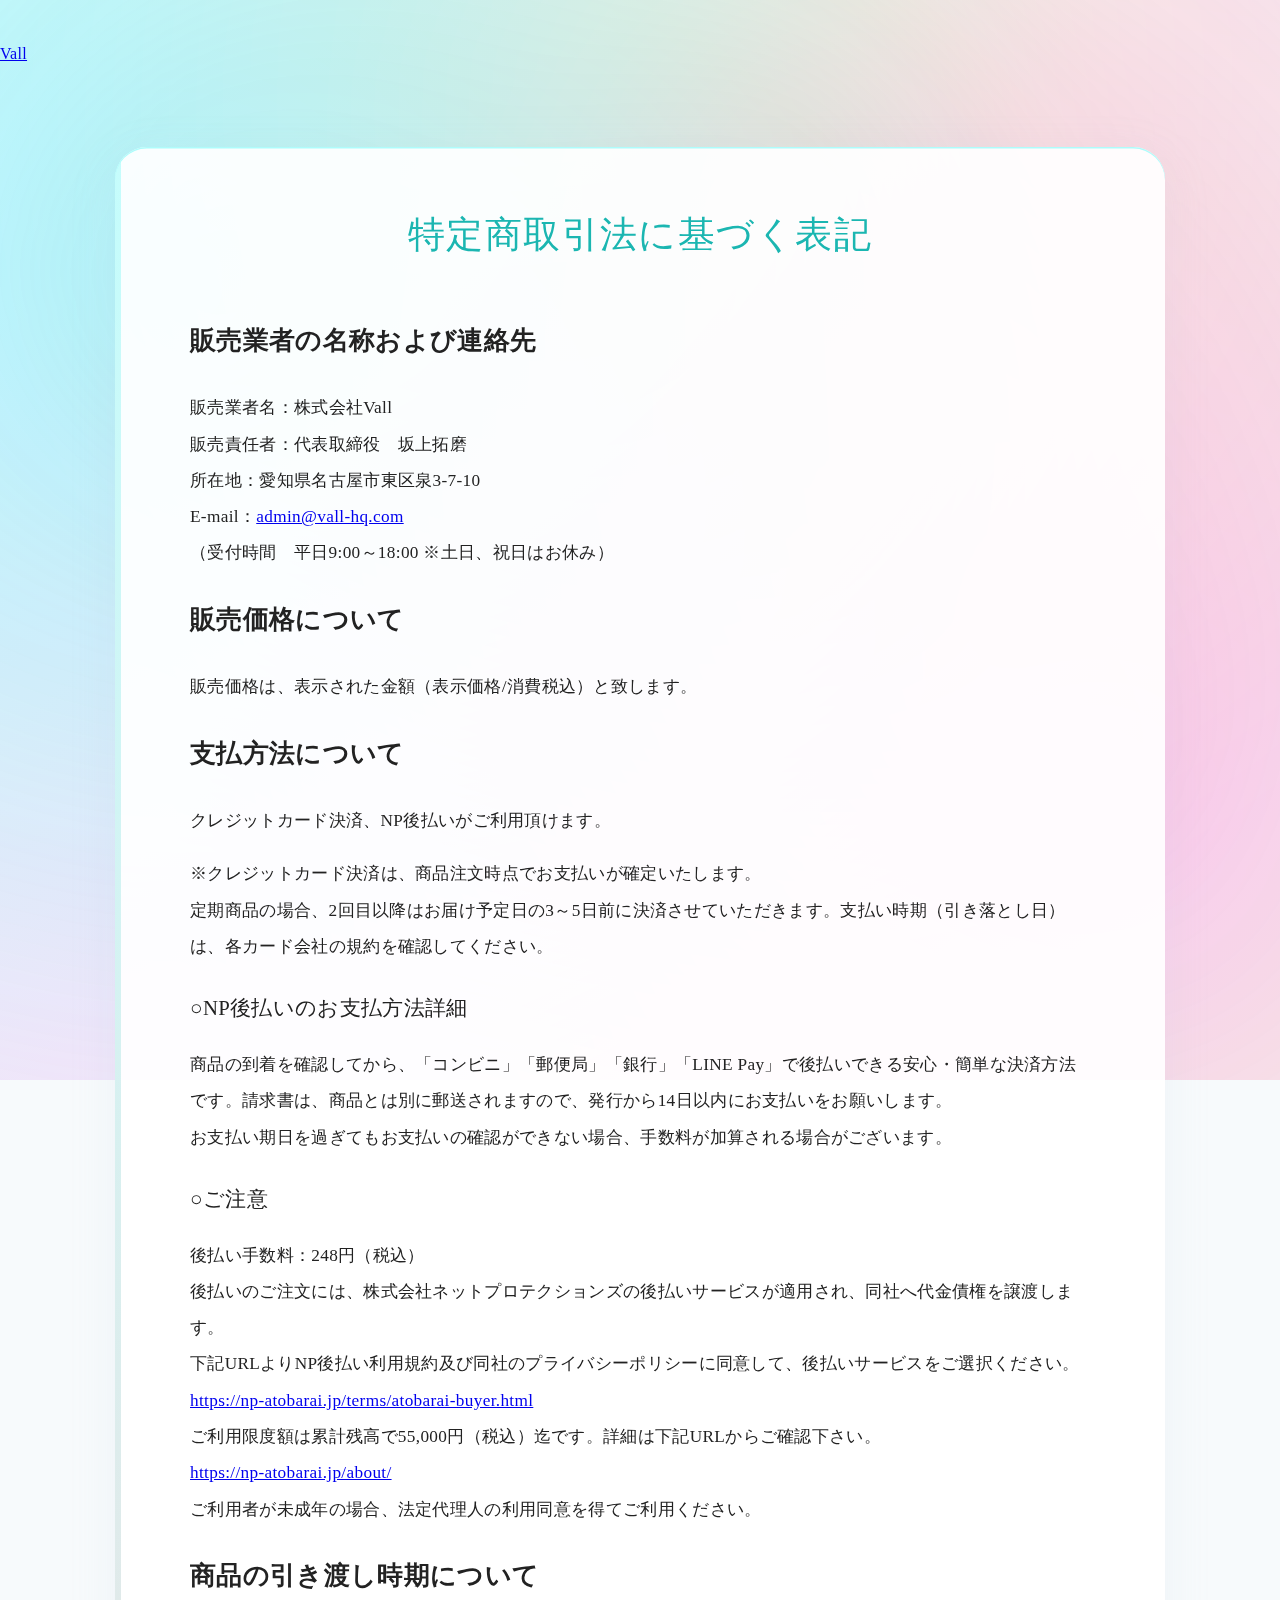
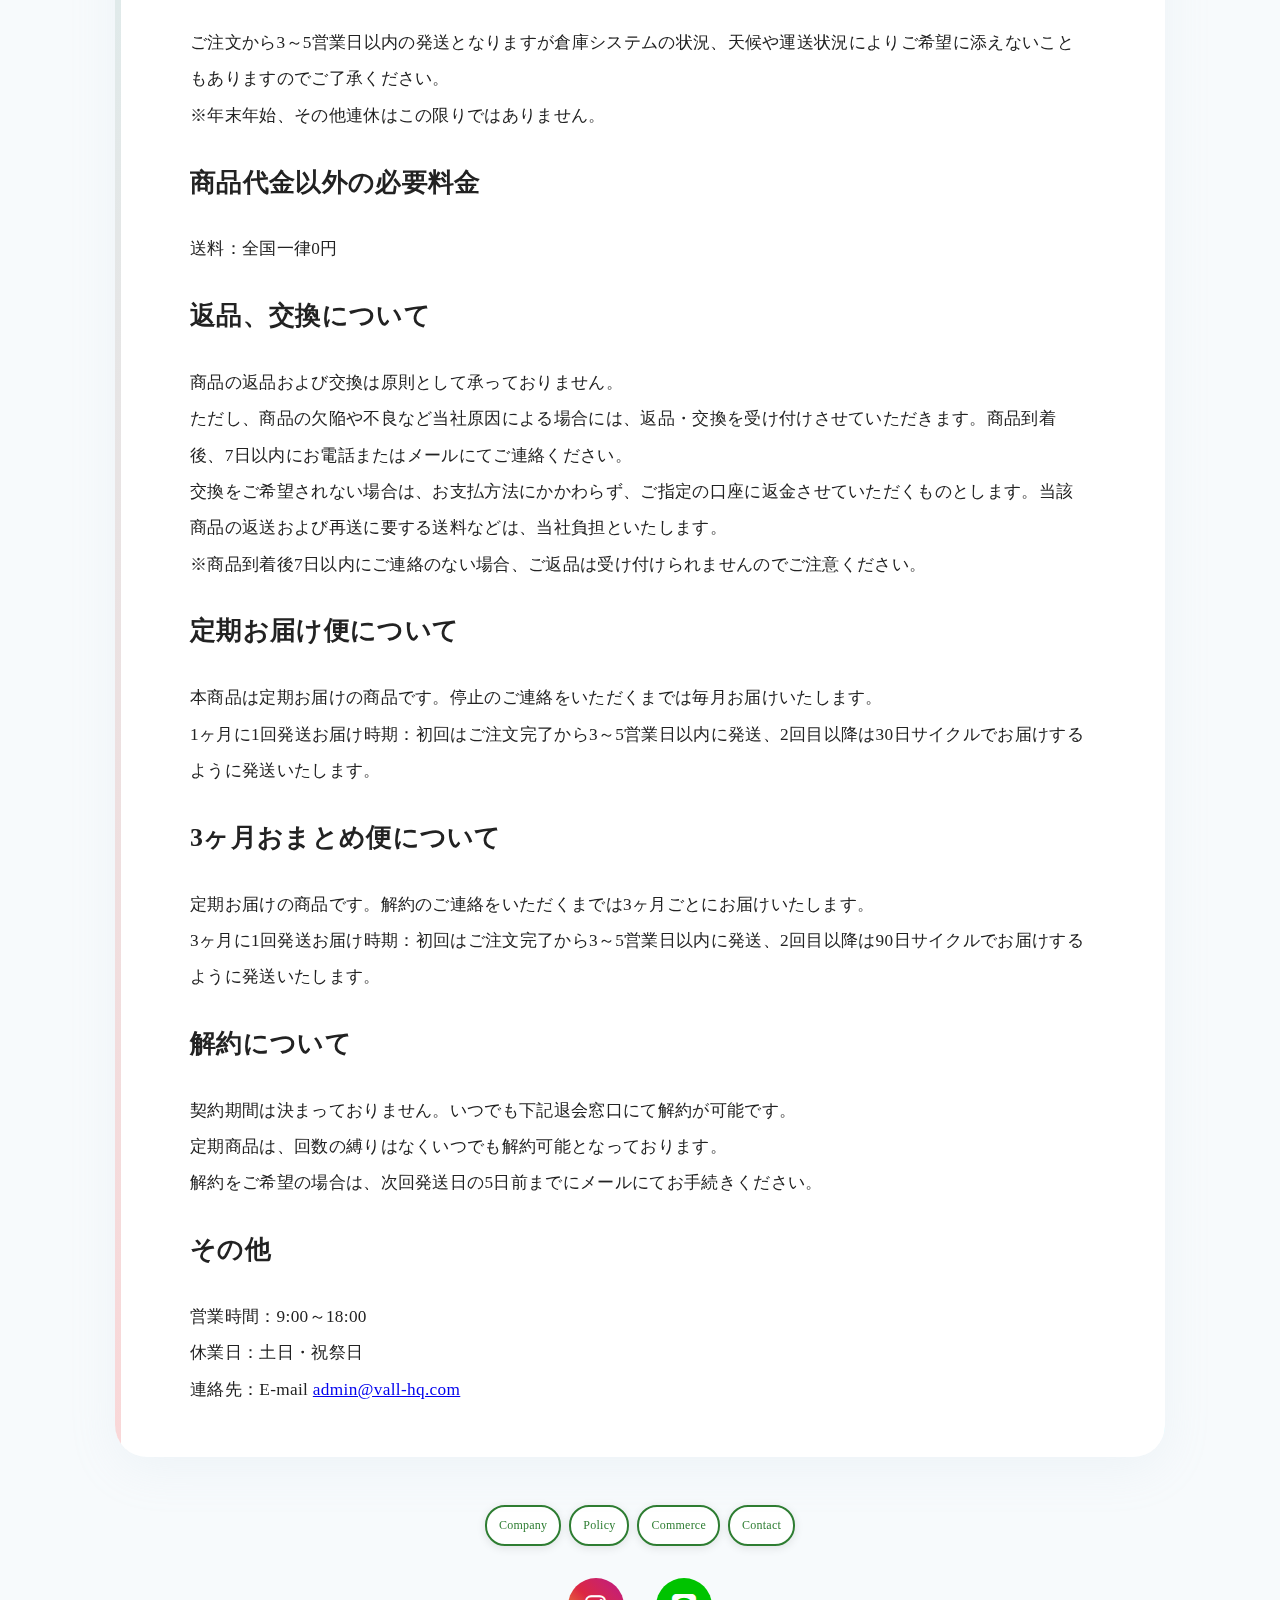
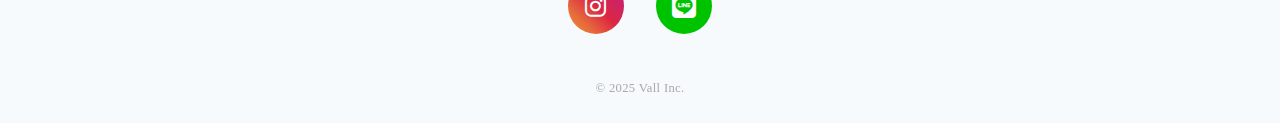
<file: commerce.html>
<!DOCTYPE html>
<html lang="ja">
<head>
  <meta charset="UTF-8">
  <meta name="viewport" content="width=device-width,initial-scale=1.0">
  <title>特定商取引法に基づく表記 | 株式会社Vall</title>
  <link rel="stylesheet" href="style.css">
  <link href="https://fonts.googleapis.com/css2?family=Montserrat:wght@700&family=Noto+Sans+JP:wght@400;700&display=swap" rel="stylesheet">
  <link rel="stylesheet" href="https://cdnjs.cloudflare.com/ajax/libs/font-awesome/6.4.0/css/all.min.css">
</head>
<body>
  <div class="background-shapes"></div>
  <header>
    <div class="logo"><a href="index.html">Vall</a></div>
  </header>
  <main>
    <section class="company-info privacy-policy">
      <h1>特定商取引法に基づく表記</h1>
      <div class="policy-body">
        <h2>販売業者の名称および連絡先</h2>
        <p>販売業者名：株式会社Vall<br>
        販売責任者：代表取締役　坂上拓磨<br>
        所在地：愛知県名古屋市東区泉3-7-10<br>
        E-mail：<a href="mailto:admin@vall-hq.com">admin@vall-hq.com</a><br>
        （受付時間　平日9:00～18:00 ※土日、祝日はお休み）</p>
        
        <h2>販売価格について</h2>
        <p>販売価格は、表示された金額（表示価格/消費税込）と致します。</p>
        
        <h2>支払方法について</h2>
        <p>クレジットカード決済、NP後払いがご利用頂けます。</p>
        <p>※クレジットカード決済は、商品注文時点でお支払いが確定いたします。<br>
        定期商品の場合、2回目以降はお届け予定日の3～5日前に決済させていただきます。支払い時期（引き落とし日）は、各カード会社の規約を確認してください。</p>
        
        <h3>○NP後払いのお支払方法詳細</h3>
        <p>商品の到着を確認してから、「コンビニ」「郵便局」「銀行」「LINE Pay」で後払いできる安心・簡単な決済方法です。請求書は、商品とは別に郵送されますので、発行から14日以内にお支払いをお願いします。<br>
        お支払い期日を過ぎてもお支払いの確認ができない場合、手数料が加算される場合がございます。</p>
        
        <h3>○ご注意</h3>
        <p>後払い手数料：248円（税込）<br>
        後払いのご注文には、株式会社ネットプロテクションズの後払いサービスが適用され、同社へ代金債権を譲渡します。<br>
        下記URLよりNP後払い利用規約及び同社のプライバシーポリシーに同意して、後払いサービスをご選択ください。<br>
        <a href="https://np-atobarai.jp/terms/atobarai-buyer.html" target="_blank">https://np-atobarai.jp/terms/atobarai-buyer.html</a><br>
        ご利用限度額は累計残高で55,000円（税込）迄です。詳細は下記URLからご確認下さい。<br>
        <a href="https://np-atobarai.jp/about/" target="_blank">https://np-atobarai.jp/about/</a><br>
        ご利用者が未成年の場合、法定代理人の利用同意を得てご利用ください。</p>
        
        <h2>商品の引き渡し時期について</h2>
        <p>ご注文から3～5営業日以内の発送となりますが倉庫システムの状況、天候や運送状況によりご希望に添えないこともありますのでご了承ください。<br>
        ※年末年始、その他連休はこの限りではありません。</p>
        
        <h2>商品代金以外の必要料金</h2>
        <p>送料：全国一律0円</p>
        
        <h2>返品、交換について</h2>
        <p>商品の返品および交換は原則として承っておりません。<br>
        ただし、商品の欠陥や不良など当社原因による場合には、返品・交換を受け付けさせていただきます。商品到着後、7日以内にお電話またはメールにてご連絡ください。<br>
        交換をご希望されない場合は、お支払方法にかかわらず、ご指定の口座に返金させていただくものとします。当該商品の返送および再送に要する送料などは、当社負担といたします。<br>
        ※商品到着後7日以内にご連絡のない場合、ご返品は受け付けられませんのでご注意ください。</p>
        
        <h2>定期お届け便について</h2>
        <p>本商品は定期お届けの商品です。停止のご連絡をいただくまでは毎月お届けいたします。<br>
        1ヶ月に1回発送お届け時期：初回はご注文完了から3～5営業日以内に発送、2回目以降は30日サイクルでお届けするように発送いたします。</p>
        
        <h2>3ヶ月おまとめ便について</h2>
        <p>定期お届けの商品です。解約のご連絡をいただくまでは3ヶ月ごとにお届けいたします。<br>
        3ヶ月に1回発送お届け時期：初回はご注文完了から3～5営業日以内に発送、2回目以降は90日サイクルでお届けするように発送いたします。</p>
        
        <h2>解約について</h2>
        <p>契約期間は決まっておりません。いつでも下記退会窓口にて解約が可能です。<br>
        定期商品は、回数の縛りはなくいつでも解約可能となっております。<br>
        解約をご希望の場合は、次回発送日の5日前までにメールにてお手続きください。</p>
        
        <h2>その他</h2>
        <p>営業時間：9:00～18:00<br>
        休業日：土日・祝祭日<br>
        連絡先：E-mail <a href="mailto:admin@vall-hq.com">admin@vall-hq.com</a></p>
      </div>
    </section>
  </main>
  <div class="privacy-link-area">
    <a href="index.html" class="privacy-btn simple">Company</a>
    <a href="privacy.html" class="privacy-btn simple">Policy</a>
    <a href="commerce.html" class="privacy-btn simple">Commerce</a>
    <a href="mailto:admin@vall-hq.com" class="privacy-btn simple">Contact</a>
  </div>
  <div class="social-links">
    <a href="https://www.instagram.com/cerafilm_official/profilecard/?igsh=dDI1bjl3ZTM3YnE0" target="_blank" class="social-icon instagram">
      <i class="fab fa-instagram"></i>
    </a>
    <a href="https://lin.ee/QBCoKuZ" target="_blank" class="social-icon line">
      <i class="fab fa-line"></i>
    </a>
  </div>
  <footer>
    <small>&copy; 2025 Vall Inc.</small>
  </footer>
</body>
</html>
</file>
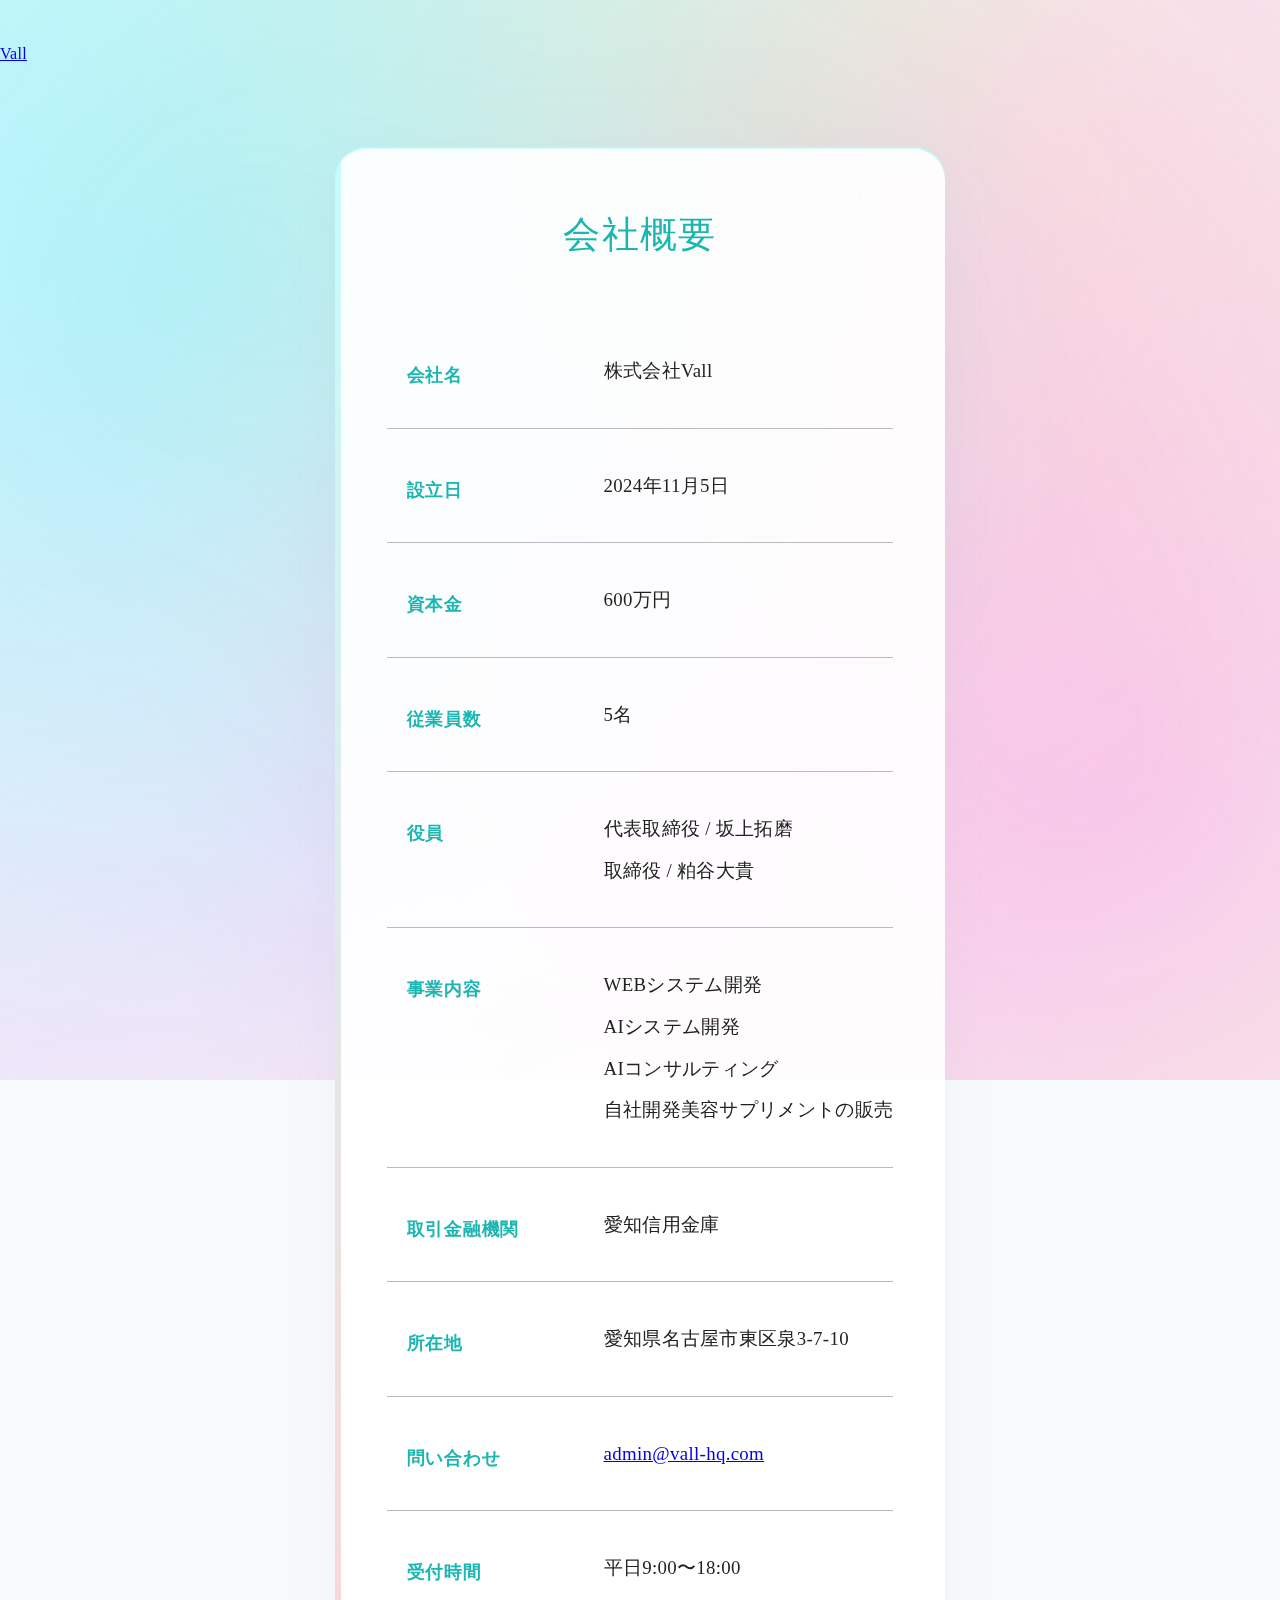
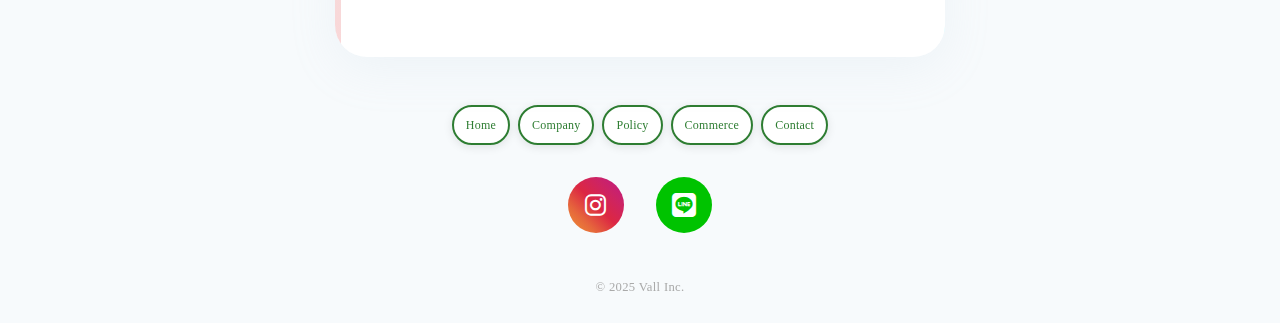
<file: company.html>
<!DOCTYPE html>
<html lang="ja">
<head>
  <meta charset="UTF-8">
  <meta name="viewport" content="width=device-width,initial-scale=1.0">
  <title>会社概要 | 株式会社Vall</title>
  <link rel="stylesheet" href="style.css">
  <link rel="preconnect" href="https://fonts.googleapis.com">
  <link rel="preconnect" href="https://fonts.gstatic.com" crossorigin>
  <link href="https://fonts.googleapis.com/css2?family=Inter:wght@300;400;500;600;700;800;900&display=swap" rel="stylesheet">
  <link href="https://fonts.googleapis.com/css2?family=Montserrat:wght@700&family=Noto+Sans+JP:wght@400;700&display=swap" rel="stylesheet">
  <link rel="stylesheet" href="https://cdnjs.cloudflare.com/ajax/libs/font-awesome/6.4.0/css/all.min.css">
</head>
<body>
  <div class="background-shapes"></div>
  <header>
    <div class="logo"><a href="index.html">Vall</a></div>
  </header>
  <main>
    <section class="company-info">
      <h1>会社概要</h1>
      <dl>
        <div class="row"><dt>会社名</dt><dd>株式会社Vall</dd></div>
        <div class="row"><dt>設立日</dt><dd>2024年11月5日</dd></div>
        <div class="row"><dt>資本金</dt><dd>600万円</dd></div>
        <div class="row"><dt>従業員数</dt><dd>5名</dd></div>
        <div class="row"><dt>役員</dt><dd>代表取締役 / 坂上拓磨<br>取締役 / 粕谷大貴</dd></div>
        <div class="row"><dt>事業内容</dt><dd>WEBシステム開発<br>AIシステム開発<br>AIコンサルティング<br>自社開発美容サプリメントの販売</dd></div>
        <div class="row"><dt>取引金融機関</dt><dd>愛知信用金庫</dd></div>
        <div class="row"><dt>所在地</dt><dd>愛知県名古屋市東区泉3-7-10</dd></div>
        <div class="row"><dt>問い合わせ</dt><dd><a href="mailto:admin@vall-hq.com">admin@vall-hq.com</a></dd></div>
        <div class="row"><dt>受付時間</dt><dd>平日9:00〜18:00</dd></div>
      </dl>
    </section>
  </main>
  <div class="privacy-link-area">
    <a href="index.html" class="privacy-btn simple">Home</a>
    <a href="company.html" class="privacy-btn simple">Company</a>
    <a href="privacy.html" class="privacy-btn simple">Policy</a>
    <a href="commerce.html" class="privacy-btn simple">Commerce</a>
    <a href="mailto:admin@vall-hq.com" class="privacy-btn simple">Contact</a>
  </div>
  <div class="social-links">
    <a href="https://www.instagram.com/cerafilm_official/profilecard/?igsh=dDI1bjl3ZTM3YnE0" target="_blank" class="social-icon instagram">
      <i class="fab fa-instagram"></i>
    </a>
    <a href="https://lin.ee/QBCoKuZ" target="_blank" class="social-icon line">
      <i class="fab fa-line"></i>
    </a>
  </div>
  <footer>
    <small>&copy; 2025 Vall Inc.</small>
  </footer>
</body>
</html>
</file>
<file: style.css>
body, html {
  margin: 0;
  padding: 0;
  font-family: 'Noto Serif JP', 'Yu Mincho', 'YuMincho', 'Hiragino Mincho Pro', 'Hiragino Mincho ProN', 'Times New Roman', serif;
  background: #f7fafc;
  color: #222;
  min-height: 100vh;
  overflow-x: hidden;
  scroll-behavior: smooth;
  font-weight: 300;
  letter-spacing: 0.02em;
  line-height: 1.7;
}

.background-shapes {
  position: fixed;
  top: 0;
  left: 0;
  width: 100vw;
  height: 120vh;
  z-index: 0;
  pointer-events: none;
  overflow: hidden;
  background: linear-gradient(120deg, #00f0ff, #ff00ea, #ffe600 80%);
  background-size: 400% 400%;
  animation: cyberGradientWave 4s ease-in-out infinite alternate;
}

.background-shapes::before {
  content: '';
  position: absolute;
  width: 120%;
  height: 120%;
  left: -10%;
  top: -10%;
  background:
    radial-gradient(circle at 20% 30%, rgba(0,240,255,0.25) 0%, transparent 60%),
    radial-gradient(circle at 80% 70%, rgba(255,0,234,0.18) 0%, transparent 60%),
    radial-gradient(circle at 60% 20%, rgba(255,230,0,0.15) 0%, transparent 60%);
  filter: blur(40px);
  animation: cyberOrbs 5s linear infinite alternate;
}

.background-shapes::after {
  content: '';
  position: absolute;
  width: 100%;
  height: 100%;
  background:
    linear-gradient(135deg, rgba(0,240,255,0.08) 0%, rgba(255,0,234,0.08) 50%, rgba(255,230,0,0.08) 100%);
  mix-blend-mode: lighten;
  pointer-events: none;
  animation: cyberLines 6s linear infinite alternate;
}

@keyframes cyberGradientWave {
  0% {
    background-position: 0% 50%;
  }
  25% {
    background-position: 50% 100%;
  }
  50% {
    background-position: 100% 50%;
  }
  75% {
    background-position: 50% 0%;
  }
  100% {
    background-position: 0% 50%;
  }
}

@keyframes cyberOrbs {
  0% { transform: scale(1) translateY(0); }
  100% { transform: scale(1.1) translateY(-30px); }
}

@keyframes cyberLines {
  0% { opacity: 0.7; }
  100% { opacity: 1; }
}

/* Additional floating orbs */
.background-shapes {
  background-image: 
    radial-gradient(circle 400px at 10% 60%, rgba(27, 182, 177, 0.03) 0%, transparent 50%),
    radial-gradient(circle 300px at 90% 20%, rgba(174, 252, 251, 0.05) 0%, transparent 60%),
    radial-gradient(circle 500px at 50% 90%, rgba(27, 182, 177, 0.04) 0%, transparent 70%),
    radial-gradient(circle 200px at 30% 30%, rgba(174, 252, 251, 0.06) 0%, transparent 40%),
    radial-gradient(circle 350px at 70% 80%, rgba(27, 182, 177, 0.05) 0%, transparent 55%);
  animation: nebulaDrift 40s ease-in-out infinite alternate;
}

@keyframes cosmicFlow {
  0% { 
    transform: rotate(0deg) scale(1) translate(0, 0); 
    opacity: 0.7;
  }
  25% {
    transform: rotate(90deg) scale(1.1) translate(20px, -30px);
    opacity: 0.9;
  }
  50% {
    transform: rotate(180deg) scale(0.95) translate(-15px, 40px);
    opacity: 0.8;
  }
  75% {
    transform: rotate(270deg) scale(1.05) translate(30px, 20px);
    opacity: 0.95;
  }
  100% { 
    transform: rotate(360deg) scale(1) translate(0, 0); 
    opacity: 0.75;
  }
}

@keyframes quantumRotate {
  0% { 
    transform: rotate(0deg) scale(1);
    filter: hue-rotate(0deg);
  }
  25% {
    transform: rotate(90deg) scale(1.02);
    filter: hue-rotate(15deg);
  }
  50% {
    transform: rotate(180deg) scale(0.98);
    filter: hue-rotate(30deg);
  }
  75% {
    transform: rotate(270deg) scale(1.01);
    filter: hue-rotate(15deg);
  }
  100% { 
    transform: rotate(360deg) scale(1);
    filter: hue-rotate(0deg);
  }
}

@keyframes nebulaDrift {
  0% { 
    background-position: 0% 0%, 100% 100%, 50% 50%, 0% 100%, 100% 0%;
    transform: scale(1);
  }
  20% {
    background-position: 10% 20%, 90% 80%, 60% 40%, 20% 90%, 80% 10%;
    transform: scale(1.02);
  }
  40% {
    background-position: 20% 10%, 80% 90%, 70% 30%, 10% 80%, 90% 20%;
    transform: scale(0.98);
  }
  60% {
    background-position: 15% 30%, 85% 70%, 45% 60%, 30% 70%, 70% 30%;
    transform: scale(1.01);
  }
  80% {
    background-position: 5% 15%, 95% 85%, 55% 45%, 15% 85%, 85% 15%;
    transform: scale(0.99);
  }
  100% { 
    background-position: 0% 0%, 100% 100%, 50% 50%, 0% 100%, 100% 0%;
    transform: scale(1);
  }
}

/* Hero Section */
.hero {
  position: relative;
  width: 100vw;
  min-height: 100vh;
  overflow: hidden;
  display: flex;
  align-items: center;
  justify-content: flex-start;
}

.hero-bg-video {
  position: absolute;
  top: 0; left: 0; width: 100%; height: 100%;
  object-fit: cover;
  z-index: 0;
}

.hero-overlay {
  position: absolute;
  top: 0; left: 0; width: 100%; height: 100%;
  background: linear-gradient(90deg, rgba(255,255,255,0.45) 0%, rgba(255,255,255,0.15) 100%);
  z-index: 1;
}

.hero-content {
  position: relative;
  z-index: 2;
  text-align: left;
  padding-left: 7vw;
  max-width: 700px;
  display: flex;
  flex-direction: column;
  align-items: flex-start;
  justify-content: center;
}

.hero-title {
  margin-bottom: 2rem;
}

.company-name {
  display: block;
  font-family: 'Noto Serif JP', 'Yu Mincho', serif;
  font-weight: 300;
  font-size: 4rem;
  color: #1bb6b1;
  margin-bottom: 1rem;
  letter-spacing: 0.05em;
  text-shadow: 0 4px 20px rgba(27, 182, 177, 0.3);
}

.hero-subtitle {
  font-size: 3.2rem;
  color: #111;
  font-weight: 800;
  letter-spacing: 0.03em;
  display: block;
  margin-top: 0.5rem;
  text-shadow: 0 2px 8px rgba(0,0,0,0.18), 0 1px 0 rgba(0,0,0,0.12);
}

.hero-description {
  font-size: 1.3rem;
  font-weight: 500;
  color: #333;
  text-shadow: 0 2px 8px rgba(0,0,0,0.18), 0 1px 0 rgba(0,0,0,0.12);
}

.hero-cta {
  display: flex;
  gap: 1.5rem;
  justify-content: flex-start;
  align-items: center;
  flex-wrap: wrap;
  margin-top: 2.5rem;
}

.cta-primary, .cta-secondary {
  padding: 0.8rem 2.2rem;
  border-radius: 32px;
  text-decoration: none;
  font-weight: 500;
  font-family: 'Noto Serif JP', 'Yu Mincho', serif;
  font-size: 1.15rem;
  letter-spacing: 0.02em;
  transition: all 0.3s ease;
  position: relative;
  overflow: hidden;
  box-shadow: none;
  min-width: unset;
  min-height: unset;
  display: inline-flex;
  align-items: center;
  justify-content: center;
}

.cta-primary {
  background: linear-gradient(135deg, #5eead4 0%, #7dd3fc 100%);
  color: #fff;
  border: none;
}

.cta-primary:hover {
  background: linear-gradient(135deg, #2dd4bf 0%, #38bdf8 100%);
  color: #fff;
  box-shadow: 0 6px 24px rgba(27, 182, 177, 0.13);
}

.cta-secondary {
  background: #fff;
  color: #14b8a6;
  border: 2px solid #14b8a6;
}

.cta-secondary:hover {
  background: #e0f7fa;
  color: #11998e;
  box-shadow: 0 6px 24px rgba(27, 182, 177, 0.10);
}

/* Container */
.container {
  max-width: 1200px;
  margin: 0 auto;
  padding: 0 2rem;
}

/* Section Styles */
.section-title {
  font-family: 'Noto Serif JP', 'Yu Mincho', serif;
  font-weight: 400;
  font-size: 2.5rem;
  text-align: center;
  color: #1bb6b1;
  margin-bottom: 3rem;
  position: relative;
  letter-spacing: 0.03em;
}

.section-title::after {
  content: '';
  position: absolute;
  bottom: -10px;
  left: 50%;
  transform: translateX(-50%);
  width: 60px;
  height: 3px;
  background: linear-gradient(90deg, #1bb6b1, #aefcfb);
  border-radius: 3px;
}

.center-title {
  text-align: center;
  display: flex;
  justify-content: center;
  align-items: center;
}

/* Vision Section */
.vision-section {
  padding: 8rem 0;
  position: relative;
  z-index: 2;
}

.vision-grid {
  display: grid;
  grid-template-columns: repeat(auto-fit, minmax(300px, 1fr));
  gap: 3rem;
  margin-top: 4rem;
}

.vision-card {
  background: rgba(255, 255, 255, 0.9);
  padding: 3rem 2rem;
  border-radius: 20px;
  text-align: center;
  box-shadow: 0 10px 40px rgba(0, 0, 0, 0.1);
  transition: all 0.3s ease;
  opacity: 0;
  transform: translateY(30px);
}

.vision-card.animate {
  opacity: 1;
  transform: translateY(0);
}

.vision-card:hover {
  transform: translateY(-10px);
  box-shadow: 0 20px 60px rgba(0, 0, 0, 0.15);
}

.vision-icon {
  width: 80px;
  height: 80px;
  margin: 0 auto 2rem;
  background: linear-gradient(135deg, #1bb6b1, #aefcfb);
  border-radius: 50%;
  display: flex;
  align-items: center;
  justify-content: center;
  font-size: 2rem;
  color: white;
}

.vision-card h3 {
  font-family: 'Noto Serif JP', 'Yu Mincho', serif;
  font-weight: 400;
  color: #222;
  margin-bottom: 1rem;
  font-size: 1.3rem;
  letter-spacing: 0.02em;
}

.vision-card p {
  color: #666;
  line-height: 1.8;
}

/* Business Section */
.business-section {
  padding: 8rem 0;
  background: rgba(255, 255, 255, 0.5);
  position: relative;
  z-index: 2;
}

.business-content {
  display: grid;
  grid-template-columns: 2fr 1fr;
  gap: 4rem;
  align-items: center;
}

.business-subtitle {
  font-family: 'Noto Serif JP', 'Yu Mincho', serif;
  font-weight: 400;
  color: #1bb6b1;
  font-size: 1.5rem;
  margin-bottom: 1.5rem;
  letter-spacing: 0.03em;
}

.business-description {
  font-size: 1.1rem;
  line-height: 1.8;
  color: #555;
  margin-bottom: 2rem;
}

.business-features {
  list-style: none;
  padding: 0;
  margin: 0;
}

.business-features li {
  display: flex;
  align-items: center;
  margin-bottom: 1rem;
  font-size: 1.1rem;
  color: #333;
}

.business-features li i {
  color: #1bb6b1;
  margin-right: 1rem;
  font-size: 1.2rem;
}

.business-card {
  background: rgba(255, 255, 255, 0.9);
  padding: 3rem 2rem;
  border-radius: 20px;
  text-align: center;
  box-shadow: 0 10px 40px rgba(0, 0, 0, 0.1);
  opacity: 0;
  transform: translateX(30px);
  transition: all 0.3s ease;
}

.business-card.animate {
  opacity: 1;
  transform: translateX(0);
}

.card-icon {
  width: 60px;
  height: 60px;
  margin: 0 auto 1.5rem;
  background: linear-gradient(135deg, #f7c6c7, #f7e6c7);
  border-radius: 50%;
  display: flex;
  align-items: center;
  justify-content: center;
  font-size: 1.5rem;
  color: #fff;
}

/* CEO Section */
.ceo-section {
  padding: 8rem 0;
  position: relative;
  z-index: 2;
}

.ceo-content {
  display: grid;
  grid-template-columns: 1fr 2fr;
  gap: 4rem;
  align-items: start;
}

.ceo-profile {
  text-align: center;
  position: sticky;
  top: 1rem;
}

.ceo-avatar-square {
  width: 200px;
  height: 200px;
  margin: 0 auto 2rem;
  margin-top: 2rem;
  border-radius: 15px;
  overflow: hidden;
  box-shadow: 0 20px 60px rgba(27, 182, 177, 0.3);
  border: 4px solid rgba(255, 255, 255, 0.9);
}

.ceo-photo {
  width: 100%;
  height: 100%;
  object-fit: cover;
  object-position: center;
}

.avatar-placeholder {
  width: 180px;
  height: 180px;
  background: rgba(255, 255, 255, 0.9);
  border-radius: 50%;
  display: flex;
  align-items: center;
  justify-content: center;
  font-size: 4rem;
  color: #1bb6b1;
}

.avatar-placeholder-square {
  width: 100%;
  height: 100%;
  background: rgba(255, 255, 255, 0.9);
  border-radius: 15px;
  display: flex;
  align-items: center;
  justify-content: center;
  font-size: 4rem;
  color: #1bb6b1;
}

.ceo-name {
  font-family: 'Noto Serif JP', 'Yu Mincho', serif;
  font-weight: 400;
  font-size: 1.8rem;
  color: #222;
  margin-bottom: 0.5rem;
  letter-spacing: 0.03em;
}

.ceo-title {
  color: #1bb6b1;
  font-weight: 600;
  font-size: 1.1rem;
}

.career-text {
  margin-top: 1rem;
}

.career-text h4 {
  font-family: 'Noto Serif JP', 'Yu Mincho', serif;
  font-weight: 400;
  font-size: 1.5rem;
  color: #1bb6b1;
  margin-bottom: 2rem;
  margin-top: 0;
  letter-spacing: 0.03em;
}

.career-description {
  font-size: 1.1rem;
  line-height: 1.8;
  color: #555;
  margin-bottom: 1.5rem;
}

.career-description strong {
  color: #1bb6b1;
  font-weight: 700;
}

.x-logo {
  width: 24px;
  height: 24px;
  filter: invert(1);
}

/* Timeline */
.timeline {
  position: relative;
  padding-left: 2rem;
}

.timeline::before {
  content: '';
  position: absolute;
  left: 0;
  top: 0;
  bottom: 0;
  width: 2px;
  background: linear-gradient(180deg, #1bb6b1, #aefcfb);
}

.timeline-item {
  position: relative;
  margin-bottom: 3rem;
  opacity: 0;
  transform: translateX(30px);
  transition: all 0.5s ease;
}

.timeline-item.animate {
  opacity: 1;
  transform: translateX(0);
}

.timeline-marker {
  position: absolute;
  left: -2rem;
  top: 0.5rem;
  width: 12px;
  height: 12px;
  background: #1bb6b1;
  border-radius: 50%;
  border: 3px solid white;
  box-shadow: 0 0 0 3px #1bb6b1;
}

.timeline-marker.highlight {
  background: #f7c6c7;
  box-shadow: 0 0 0 3px #f7c6c7;
  width: 16px;
  height: 16px;
  top: 0.3rem;
  left: -2.1rem;
}

.timeline-marker.current {
  background: #aefcfb;
  box-shadow: 0 0 0 3px #aefcfb, 0 0 20px rgba(174, 252, 251, 0.5);
  animation: pulse 2s infinite;
}

@keyframes pulse {
  0% { transform: scale(1); }
  50% { transform: scale(1.2); }
  100% { transform: scale(1); }
}

.timeline-content h5 {
  font-family: 'Montserrat', sans-serif;
  font-weight: 700;
  color: #222;
  margin-bottom: 0.5rem;
  font-size: 1.2rem;
}

.timeline-role {
  color: #1bb6b1;
  font-weight: 600;
  margin-bottom: 0.5rem;
}

.timeline-desc {
  color: #666;
  line-height: 1.6;
}

.timeline-achievement {
  color: #f7c6c7;
  font-weight: 700;
  font-size: 1.1rem;
}

/* CTA Section */
.cta-section {
  padding: 6rem 0;
  background: linear-gradient(135deg, rgba(27, 182, 177, 0.1), rgba(174, 252, 251, 0.1));
  text-align: center;
  position: relative;
  z-index: 2;
}

.cta-content h2 {
  font-family: 'Noto Serif JP', 'Yu Mincho', serif;
  font-weight: 400;
  font-size: 2.5rem;
  color: #222;
  margin-bottom: 1rem;
  letter-spacing: 0.03em;
}

.cta-content p {
  font-size: 1.2rem;
  color: #666;
  margin-bottom: 2rem;
}

.cta-button {
  display: inline-block;
  background: linear-gradient(135deg, #1bb6b1, #aefcfb);
  color: white;
  padding: 1.2rem 3rem;
  border-radius: 50px;
  text-decoration: none;
  font-weight: 400;
  font-family: 'Noto Serif JP', 'Yu Mincho', serif;
  transition: all 0.3s ease;
  box-shadow: 0 10px 30px rgba(27, 182, 177, 0.3);
  letter-spacing: 0.02em;
}

.cta-button:hover {
  transform: translateY(-3px);
  box-shadow: 0 15px 40px rgba(27, 182, 177, 0.4);
}

/* Animations */
@keyframes fade-in {
  from { opacity: 0; transform: translateY(60px); }
  to   { opacity: 1; transform: translateY(0); }
}

@scroll-timeline fadeInTimeline {
  source: auto;
  orientation: block;
  scroll-offsets: start 80%, end 20%;
}

.animate-on-view {
  opacity: 0;
  animation: fade-in 2.2s ease-out both;
  animation-timeline: fadeInTimeline;
}

/* Responsive Design */
@media (max-width: 768px) {
  .company-name {
    font-size: 2.5rem;
  }
  
  .hero-subtitle {
    font-size: 1.5rem;
  }
  
  .hero-cta {
    flex-direction: column;
    align-items: center;
  }
  
  .vision-grid {
    grid-template-columns: 1fr;
    gap: 2rem;
  }
  
  .business-content {
    grid-template-columns: 1fr;
    gap: 2rem;
  }
  
  .ceo-content {
    grid-template-columns: 1fr;
    gap: 2rem;
  }
  
  .timeline {
    padding-left: 1.5rem;
  }
  
  .section-title {
    font-size: 2rem;
  }
  
  .privacy-link-area {
    flex-wrap: wrap;
    gap: 0.5rem;
  }
  
  .privacy-btn {
    font-size: 10px;
    padding: 6px 10px;
  }
}

/* Original styles preserved below */
header {
  width: 100%;
  padding: 40px 0 0 0;
  text-align: left;
  z-index: 2;
  position: relative;
}

main {
  display: flex;
  justify-content: center;
  align-items: flex-start;
  min-height: 80vh;
  z-index: 2;
  position: relative;
}
.company-info {
  margin: 80px auto 0 auto;
  max-width: 1200px;
  background: rgba(255,255,255,0.92);
  border-radius: 32px;
  box-shadow: 0 12px 48px 0 rgba(180,200,220,0.13), 0 1.5px 0 #aefcfb inset;
  padding: 64px 128px 64px 128px;
  text-align: left;
  position: relative;
  z-index: 2;
  overflow: hidden;
}
.company-info::before {
  content: '';
  position: absolute;
  left: 0; top: 0;
  width: 6px; height: 100%;
  background: linear-gradient(180deg, #aefcfb 0%, #f7c6c7 100%);
  border-radius: 32px 0 0 32px;
  z-index: 1;
  opacity: 0.7;
}
.company-info h1 {
  font-family: 'Noto Serif JP', 'Yu Mincho', serif;
  font-size: 2.3rem;
  font-weight: 400;
  margin-bottom: 48px;
  color: #1bb6b1;
  letter-spacing: 0.04em;
  padding-left: 0;
  position: relative;
  z-index: 2;
  text-align: center;
}
.company-info dl {
  margin: 0;
  position: relative;
  z-index: 2;
  display: grid;
  grid-template-columns: 1fr 2fr;
  align-items: start;
}
.company-info .row {
  border-bottom: 1.5px solid #bbb;
  grid-column: 1 / 3;
  display: grid;
  grid-template-columns: 1fr 2fr;
  margin-left: 0;
  margin-right: 0;
  padding-left: 0;
  padding-right: 0;
  width: 100%;
  box-sizing: border-box;
  padding-top: 36px;
  padding-bottom: 36px;
}
.company-info .row:last-of-type {
  border-bottom: none;
}
.company-info dt {
  font-weight: 700;
  font-size: 1.13rem;
  margin-top: 0;
  color: #1bb6b1;
  letter-spacing: 0.04em;
  padding-left: 20px;
  margin-left: 0;
  text-align: left;
  padding-top: 10px;
}
.company-info dd {
  margin: 0;
  font-size: 1.18rem;
  line-height: 2.2;
  color: #222;
  padding-left: 48px;
}
.company-info dd br {
  display: inline;
}
.company-info dd span {
  display: inline;
}

footer {
  text-align: center;
  padding: 40px 0 24px 0;
  color: #aaa;
  font-size: 0.95rem;
  z-index: 2;
  position: relative;
}

@media (max-width: 1300px) {
  .company-info {
    max-width: 98vw;
    padding: 32px 4vw;
  }
}

@media (max-width: 700px) {
  .company-info {
    padding: 32px 6vw;
    max-width: 98vw;
    border-radius: 18px;
  }
  .company-info h1 {
    font-size: 1.5rem;
    margin-bottom: 28px;
    padding-left: 0;
    text-align: center;
  }
  .company-info dl {
    grid-template-columns: 1fr;
  }
  .company-info .row {
    padding-top: 18px;
    padding-bottom: 18px;
  }
  .company-info dt {
    font-size: 1rem;
    margin-left: -28px;
    padding-left: 10px;
  }
  .company-info dd {
    font-size: 1.05rem;
    padding-left: 24px;
  }
}

/* ボタンエリア */
.privacy-link-area {
  display: flex;
  justify-content: center;
  gap: 8px;
  margin: 48px 0 32px 0;
  z-index: 100;
}

.privacy-btn {
  background: rgba(255, 255, 255, 0.9);
  color: #2e7d32;
  text-decoration: none;
  padding: 8px 12px;
  border-radius: 20px;
  font-weight: 400;
  border: 2px solid #2e7d32;
  transition: all 0.3s ease;
  font-size: 12px;
  font-family: 'Noto Serif JP', 'Yu Mincho', serif;
  backdrop-filter: blur(10px);
  box-shadow: 0 2px 10px rgba(0, 0, 0, 0.1);
  letter-spacing: 0.02em;
}

.privacy-btn:hover {
  background: #2e7d32;
  color: white;
  transform: translateY(-2px);
  box-shadow: 0 4px 15px rgba(46, 125, 50, 0.3);
}

.privacy-policy.policy-body, .policy-body {
  max-width: 900px;
  margin: 0 auto;
  padding: 0 24px 0 24px;
  font-size: 1.08rem;
  line-height: 2.1;
}
.privacy-policy h1 {
  text-align: center;
  font-size: 2.3rem;
  color: #1bb6b1;
  margin-bottom: 48px;
  font-family: 'Noto Serif JP', 'Yu Mincho', serif;
  font-weight: 400;
  letter-spacing: 0.04em;
}
@media (max-width: 700px) {
  .privacy-link-area {
    margin: 28px 0 0 0;
    gap: 16px;
    flex-direction: column;
    align-items: center;
  }
  .privacy-btn {
    padding: 12px 24px;
    font-size: 0.98rem;
    width: 80%;
    text-align: center;
  }
  .privacy-policy.policy-body, .policy-body {
    padding: 0 4vw;
    font-size: 0.98rem;
  }
  .privacy-policy h1 {
    font-size: 1.3rem;
    margin-bottom: 24px;
  }
}

.social-links {
  display: flex;
  justify-content: center;
  gap: 32px;
  margin: 32px 0 0 0;
}
.social-icon {
  display: flex;
  align-items: center;
  justify-content: center;
  width: 56px;
  height: 56px;
  border-radius: 50%;
  text-decoration: none;
  transition: transform 0.3s, box-shadow 0.3s;
  font-size: 24px;
}
.social-icon:hover {
  transform: translateY(-4px);
  box-shadow: 0 8px 24px rgba(0,0,0,0.15);
}
.social-icon.instagram {
  background: linear-gradient(45deg, #f09433 0%, #e6683c 25%, #dc2743 50%, #cc2366 75%, #bc1888 100%);
  color: #fff;
}
.social-icon.line {
  background: #00C300;
  color: #fff;
}
.social-icon.twitter {
  background: #000000;
  color: #fff;
}
@media (max-width: 700px) {
  .social-links {
    gap: 24px;
    margin: 24px 0 0 0;
  }
  .social-icon {
    width: 48px;
    height: 48px;
    font-size: 20px;
  }
}

@media (max-width: 900px) {
  .privacy-link-area {
    margin: 28px 0 0 0;
    gap: 12px;
    flex-direction: column;
    align-items: center;
  }
  .privacy-btn {
    padding: 12px 24px;
    font-size: 0.98rem;
    width: 70%;
    text-align: center;
  }
}

/* Product Section */
.product-section {
  padding: 8rem 0;
  background: rgba(255, 255, 255, 0.3);
  position: relative;
  z-index: 2;
}

.product-grid {
  display: grid;
  grid-template-columns: repeat(auto-fit, minmax(350px, 1fr));
  gap: 3rem;
  margin-top: 4rem;
}

.product-card {
  background: rgba(255, 255, 255, 0.9);
  padding: 3rem 2rem;
  border-radius: 20px;
  text-align: center;
  box-shadow: 0 10px 40px rgba(0, 0, 0, 0.1);
  transition: all 0.3s ease;
  opacity: 0;
  transform: translateY(30px);
  border: 1px solid rgba(27, 182, 177, 0.1);
}

.product-card.animate {
  opacity: 1;
  transform: translateY(0);
}

.product-card:hover {
  transform: translateY(-10px);
  box-shadow: 0 20px 60px rgba(0, 0, 0, 0.15);
  border-color: rgba(27, 182, 177, 0.3);
}

.product-icon {
  width: 80px;
  height: 80px;
  margin: 0 auto 2rem;
  background: linear-gradient(135deg, #1bb6b1, #aefcfb);
  border-radius: 50%;
  display: flex;
  align-items: center;
  justify-content: center;
  font-size: 2rem;
  color: white;
}

.product-card h3 {
  font-family: 'Noto Serif JP', 'Yu Mincho', serif;
  font-weight: 400;
  color: #222;
  margin-bottom: 1.5rem;
  font-size: 1.3rem;
  letter-spacing: 0.02em;
}

.product-card p {
  color: #666;
  line-height: 1.7;
  font-size: 1rem;
  text-align: center !important;
  white-space: pre-line;
}

.ceo-social {
  margin-top: 1rem;
  display: flex;
  justify-content: center;
}

.ceo-twitter {
  width: 40px;
  height: 40px;
  border-radius: 50%;
  background: #000000;
  color: #fff;
  display: flex;
  align-items: center;
  justify-content: center;
  text-decoration: none;
  transition: transform 0.3s, box-shadow 0.3s;
}

.ceo-twitter:hover {
  transform: translateY(-2px);
  box-shadow: 0 6px 20px rgba(0,0,0,0.15);
}

.ceo-twitter .x-logo {
  width: 18px;
  height: 18px;
  filter: invert(1);
}

/* Client Solution Card */
.client-solution-wrapper {
  margin-top: 4rem;
  display: flex;
  justify-content: center;
}

.client-solution-card {
  background: linear-gradient(135deg, rgba(255, 255, 255, 0.95) 0%, rgba(255, 255, 255, 0.85) 100%);
  border-radius: 24px;
  padding: 4rem;
  box-shadow: 
    0 20px 60px rgba(0, 0, 0, 0.08),
    0 8px 32px rgba(27, 182, 177, 0.12),
    inset 0 1px 0 rgba(255, 255, 255, 0.8);
  border: 1px solid rgba(27, 182, 177, 0.15);
  transition: all 0.5s cubic-bezier(0.4, 0, 0.2, 1);
  position: relative;
  overflow: hidden;
  max-width: 1000px;
  width: 100%;
  opacity: 0;
  transform: translateY(40px);
}

.client-solution-card.animate {
  opacity: 1;
  transform: translateY(0);
}

.client-solution-card::before {
  content: '';
  position: absolute;
  top: 0;
  left: -100%;
  width: 100%;
  height: 100%;
  background: linear-gradient(90deg, transparent, rgba(27, 182, 177, 0.08), transparent);
  transition: left 0.8s ease-in-out;
}

.client-solution-card:hover::before {
  left: 100%;
}

.client-solution-card:hover {
  transform: translateY(-8px) scale(1.02);
  box-shadow: 
    0 32px 80px rgba(0, 0, 0, 0.12),
    0 16px 48px rgba(27, 182, 177, 0.2),
    inset 0 1px 0 rgba(255, 255, 255, 0.9);
  border-color: rgba(27, 182, 177, 0.3);
}

.solution-content {
  display: grid;
  grid-template-columns: auto 1fr;
  gap: 3rem;
  align-items: start;
  position: relative;
  z-index: 2;
}

.solution-icon-large {
  width: 100px;
  height: 100px;
  background: linear-gradient(135deg, #1bb6b1 0%, #aefcfb 100%);
  border-radius: 24px;
  display: flex;
  align-items: center;
  justify-content: center;
  font-size: 2.5rem;
  color: white;
  box-shadow: 
    0 12px 32px rgba(27, 182, 177, 0.3),
    inset 0 1px 0 rgba(255, 255, 255, 0.2);
  position: relative;
  animation: iconPulse 3s ease-in-out infinite;
}

@keyframes iconPulse {
  0%, 100% { 
    transform: scale(1);
    box-shadow: 
      0 12px 32px rgba(27, 182, 177, 0.3),
      inset 0 1px 0 rgba(255, 255, 255, 0.2);
  }
  50% { 
    transform: scale(1.05);
    box-shadow: 
      0 16px 40px rgba(27, 182, 177, 0.4),
      inset 0 1px 0 rgba(255, 255, 255, 0.3);
  }
}

.solution-text h3 {
  font-family: 'Noto Serif JP', 'Yu Mincho', serif;
  font-weight: 400;
  font-size: 2rem;
  color: #1bb6b1;
  margin-bottom: 1.5rem;
  letter-spacing: 0.03em;
  line-height: 1.3;
}

.solution-text p {
  font-size: 1.1rem;
  line-height: 1.8;
  color: #555;
  margin-bottom: 2.5rem;
  text-align: justify;
  font-weight: 400;
}

.solution-features {
  display: grid;
  grid-template-columns: repeat(auto-fit, minmax(200px, 1fr));
  gap: 1rem;
}

.feature-item {
  display: flex;
  align-items: center;
  gap: 0.8rem;
  padding: 0.8rem 1.2rem;
  background: rgba(27, 182, 177, 0.05);
  border-radius: 12px;
  border: 1px solid rgba(27, 182, 177, 0.1);
  transition: all 0.3s ease;
}

.feature-item:hover {
  background: rgba(27, 182, 177, 0.1);
  border-color: rgba(27, 182, 177, 0.2);
  transform: translateX(4px);
}

.feature-item i {
  color: #1bb6b1;
  font-size: 1.1rem;
  flex-shrink: 0;
}

.feature-item span {
  font-weight: 400;
  color: #333;
  font-size: 0.95rem;
  letter-spacing: 0.02em;
  font-family: 'Noto Serif JP', 'Yu Mincho', serif;
}

/* Responsive adjustments */
@media (max-width: 768px) {
  .client-solution-card {
    padding: 2.5rem 2rem;
    margin: 0 1rem;
  }
  
  .solution-content {
    grid-template-columns: 1fr;
    gap: 2rem;
    text-align: center;
  }
  
  .solution-icon-large {
    width: 80px;
    height: 80px;
    font-size: 2rem;
    margin: 0 auto;
  }
  
  .solution-text h3 {
    font-size: 1.6rem;
  }
  
  .solution-features {
    grid-template-columns: 1fr;
  }
}

/* Contact Form Section - Completely Redesigned */
.contact-section {
  padding: 8rem 0;
  background: linear-gradient(135deg, rgba(255, 255, 255, 0.95) 0%, rgba(247, 250, 252, 1) 100%);
  position: relative;
  z-index: 2;
}

.contact-wrapper {
  max-width: 700px;
  margin: 0 auto;
  text-align: center;
}

.contact-title {
  font-family: 'Noto Serif JP', 'Yu Mincho', serif;
  font-size: 2.5rem;
  font-weight: 400;
  color: #1bb6b1;
  margin-bottom: 1rem;
  letter-spacing: 0.05em;
}

.contact-underline {
  width: 60px;
  height: 3px;
  background: linear-gradient(90deg, #1bb6b1, #aefcfb);
  margin: 0 auto 3rem;
  border-radius: 3px;
}

.contact-description {
  margin-bottom: 3rem;
  color: #555;
}

.contact-description p {
  font-family: 'Noto Serif JP', 'Yu Mincho', serif;
  font-size: 1.1rem;
  line-height: 1.8;
  margin: 0.5rem 0;
  letter-spacing: 0.02em;
}

.contact-form-container {
  background: rgba(255, 255, 255, 0.95);
  padding: 3rem 2.5rem;
  border-radius: 20px;
  box-shadow: 
    0 20px 60px rgba(0, 0, 0, 0.1),
    0 8px 25px rgba(27, 182, 177, 0.15);
  border: 1px solid rgba(27, 182, 177, 0.1);
  backdrop-filter: blur(10px);
}

.elegant-contact-form {
  text-align: left;
}

.input-group {
  margin-bottom: 2rem;
}

.input-label {
  display: block;
  font-family: 'Noto Serif JP', 'Yu Mincho', serif;
  font-size: 1rem;
  font-weight: 400;
  color: #333;
  margin-bottom: 0.5rem;
  letter-spacing: 0.02em;
}

.required-badge {
  background: linear-gradient(135deg, #2dd4bf, #7dd3fc);
  color: white;
  font-size: 0.7rem;
  padding: 2px 6px;
  border-radius: 8px;
  margin-left: 0.3rem;
  font-weight: 400;
}

.styled-input, .styled-textarea {
  width: 100%;
  padding: 1rem;
  border: 2px solid #e2e8f0;
  border-radius: 8px;
  font-family: 'Noto Serif JP', 'Yu Mincho', serif;
  font-size: 1rem;
  color: #333;
  background: #fff;
  transition: all 0.3s ease;
  box-sizing: border-box;
  letter-spacing: 0.01em;
}

.styled-input:focus, .styled-textarea:focus {
  outline: none;
  border-color: #1bb6b1;
  box-shadow: 0 0 0 3px rgba(27, 182, 177, 0.1);
}

.styled-textarea {
  resize: vertical;
  min-height: 120px;
  line-height: 1.6;
}

.privacy-section {
  margin: 2.5rem 0;
  padding: 1.5rem;
  background: rgba(27, 182, 177, 0.05);
  border-radius: 12px;
  text-align: center;
}

.privacy-link-container {
  margin-bottom: 1rem;
}

.privacy-policy-link {
  color: #1bb6b1;
  text-decoration: underline;
  font-family: 'Noto Serif JP', 'Yu Mincho', serif;
  font-weight: 400;
  letter-spacing: 0.02em;
  transition: color 0.3s ease;
}

.privacy-policy-link:hover {
  color: #0e7c7b;
}

.privacy-checkbox {
  display: flex;
  align-items: center;
  justify-content: center;
  cursor: pointer;
  font-family: 'Noto Serif JP', 'Yu Mincho', serif;
  color: #333;
  font-size: 0.95rem;
}

.checkbox-hidden {
  display: none;
}

.checkbox-custom {
  width: 18px;
  height: 18px;
  border: 2px solid #1bb6b1;
  border-radius: 3px;
  margin-right: 0.5rem;
  position: relative;
  transition: all 0.3s ease;
}

.checkbox-hidden:checked + .checkbox-custom {
  background: #1bb6b1;
}

.checkbox-hidden:checked + .checkbox-custom::after {
  content: '✓';
  position: absolute;
  color: white;
  font-size: 12px;
  top: 50%;
  left: 50%;
  transform: translate(-50%, -50%);
}

.submit-container {
  display: flex;
  justify-content: center;
  align-items: center;
  margin-top: 2rem;
}

.elegant-submit-btn {
  min-height: 48px;
  height: 48px;
  display: flex;
  align-items: center;
  justify-content: center;
  background: linear-gradient(135deg, #1bb6b1, #aefcfb);
  color: white;
  padding: 1rem 3rem;
  border: none;
  border-radius: 25px;
  font-family: 'Noto Serif JP', 'Yu Mincho', serif;
  font-size: 1rem;
  font-weight: 400;
  letter-spacing: 0.02em;
  cursor: pointer;
  transition: all 0.3s ease;
  box-shadow: 0 8px 25px rgba(27, 182, 177, 0.3);
}

.elegant-submit-btn:hover {
  transform: translateY(-2px);
  box-shadow: 0 12px 35px rgba(27, 182, 177, 0.4);
}

/* Responsive Design */
@media (max-width: 768px) {
  .contact-form-container {
    padding: 2rem 1.5rem;
    margin: 0 1rem;
  }
  
  .contact-title {
    font-size: 2rem;
  }
  
  .styled-input, .styled-textarea {
    font-size: 0.95rem;
  }
  
  .elegant-submit-btn {
    padding: 0.9rem 2.5rem;
    font-size: 0.95rem;
  }
  
  .privacy-checkbox {
    flex-direction: column;
    gap: 0.5rem;
  }
}

.alert {
  background-color: #e3f2fd;
  color: #222;
  padding: 32px 24px;
  border-radius: 6px;
  font-size: 18px;
  text-align: center;
  margin: 20px auto;
  max-width: 600px;
  display: flex;
  align-items: center;
  justify-content: center;
  min-height: 120px;
}

.alert-success {
  background-color: #d4edda;
  color: #155724;
  border: 1px solid #c3e6cb;
}

.alert-error {
  background-color: #f8d7da;
  color: #721c24;
  border: 1px solid #f5c6cb;
}

.liquid-glass {
  background: linear-gradient(135deg, rgba(255,255,255,0.32) 0%, rgba(247,250,252,0.22) 100%);
  box-shadow: 0 8px 32px 0 rgba(31, 38, 135, 0.18), 0 1.5px 0 rgba(255,255,255,0.25) inset;
  backdrop-filter: blur(16px);
  -webkit-backdrop-filter: blur(16px);
  border-radius: 24px;
  border: 1.5px solid rgba(255,255,255,0.45);
  transition: box-shadow 0.3s, border 0.3s;
  color: #1a222a;
}
.liquid-glass:hover {
  box-shadow: 0 16px 48px 0 rgba(31, 38, 135, 0.28);
  border: 2px solid rgba(255,255,255,0.65);
}
.liquid-glass h1,
.liquid-glass h2,
.liquid-glass h3,
.liquid-glass h4,
.liquid-glass h5,
.liquid-glass h6 {
  color: #1bb6b1 !important;
  text-shadow: 0 1px 6px rgba(255,255,255,0.18);
}
.liquid-glass p,
.liquid-glass li,
.liquid-glass span,
.liquid-glass label {
  color: #222 !important;
  text-shadow: 0 1px 6px rgba(255,255,255,0.13);
}

.vall-logo-btn {
  position: fixed;
  top: 24px;
  left: 32px;
  z-index: 9999;
  display: inline-block;
  font-family: 'Montserrat', 'Noto Serif JP', 'Yu Mincho', serif;
  font-size: 1.5rem;
  font-weight: 700;
  color: #1bb6b1;
  background: none;
  border: none;
  border-radius: 0;
  padding: 0.5rem 1.4rem;
  text-decoration: none;
  box-shadow: none;
  transition: color 0.2s;
}
.vall-logo-btn:hover {
  color: #0e7c7b;
}

h3 {
  font-family: 'Noto Serif JP', 'Yu Mincho', serif;
  font-weight: 400;
  font-size: 1.3rem;
  color: #222;
  margin-bottom: 1rem;
}

.contact-fab {
  position: fixed;
  right: 32px;
  bottom: 32px;
  width: 90px;
  height: 90px;
  border-radius: 50%;
  background: rgba(255,255,255,0.28);
  box-shadow: 0 4px 24px rgba(0,0,0,0.12);
  display: flex;
  align-items: center;
  justify-content: center;
  color: #1bb6b1;
  font-size: 1.1rem;
  z-index: 9999;
  transition: background 0.2s, box-shadow 0.2s, color 0.2s;
  backdrop-filter: blur(10px);
  border: 1px solid rgba(255,255,255,0.35);
  cursor: pointer;
  font-family: 'Montserrat', sans-serif;
  font-weight: 400;
  letter-spacing: 0.04em;
  text-decoration: none;
}
.contact-fab:hover {
  background: rgba(255,255,255,0.55);
  box-shadow: 0 8px 32px rgba(0,0,0,0.18);
  color: #0e7c7b;
}

@keyframes fade-in {
  from { opacity: 0; transform: translateY(60px); }
  to   { opacity: 1; transform: translateY(0); }
}

@scroll-timeline fadeInTimeline {
  source: auto;
  orientation: block;
  scroll-offsets: start 80%, end 20%;
}

.animate-on-view {
  opacity: 0;
  animation: fade-in 2.2s ease-out both;
  animation-timeline: fadeInTimeline;
}

/* News Section */
.news-section {
  max-width: 1000px;
  margin: 80px auto;
  background: linear-gradient(135deg, rgba(255,255,255,0.55) 0%, rgba(247,250,252,0.35) 100%);
  border-radius: 24px;
  box-shadow: 0 16px 48px 0 rgba(31, 38, 135, 0.18), 0 1.5px 0 rgba(255,255,255,0.25) inset;
  backdrop-filter: blur(18px);
  -webkit-backdrop-filter: blur(18px);
  border: 1.5px solid rgba(255,255,255,0.35);
  padding: 36px 3vw 96px 3vw;
  text-align: center;
  position: relative;
  z-index: 2;
}
.news-section .section-title {
  margin-top: 0;
  margin-bottom: 32px;
}
.news-content {
  display: flex;
  justify-content: center;
  align-items: flex-start;
  min-height: 80px;
}
.news-coming-soon {
  font-family: 'Noto Serif JP', 'Yu Mincho', serif;
  font-size: 1.2rem;
  color: #bbb;
  font-weight: 400;
  letter-spacing: 0.04em;
  text-align: center;
  display: block;
  margin-top: 40px;
}
@media (max-width: 1100px) {
  .news-section {
    max-width: 98vw;
    padding: 32px 2vw 80px 2vw;
  }
}
@media (max-width: 700px) {
  .news-section {
    padding: 24px 2vw 48px 2vw;
    max-width: 98vw;
    border-radius: 16px;
  }
  .news-section .section-title {
    font-size: 1.2rem;
    margin-bottom: 18px;
  }
  .news-coming-soon {
    font-size: 1rem;
    margin-top: 24px;
  }
}
</file>
